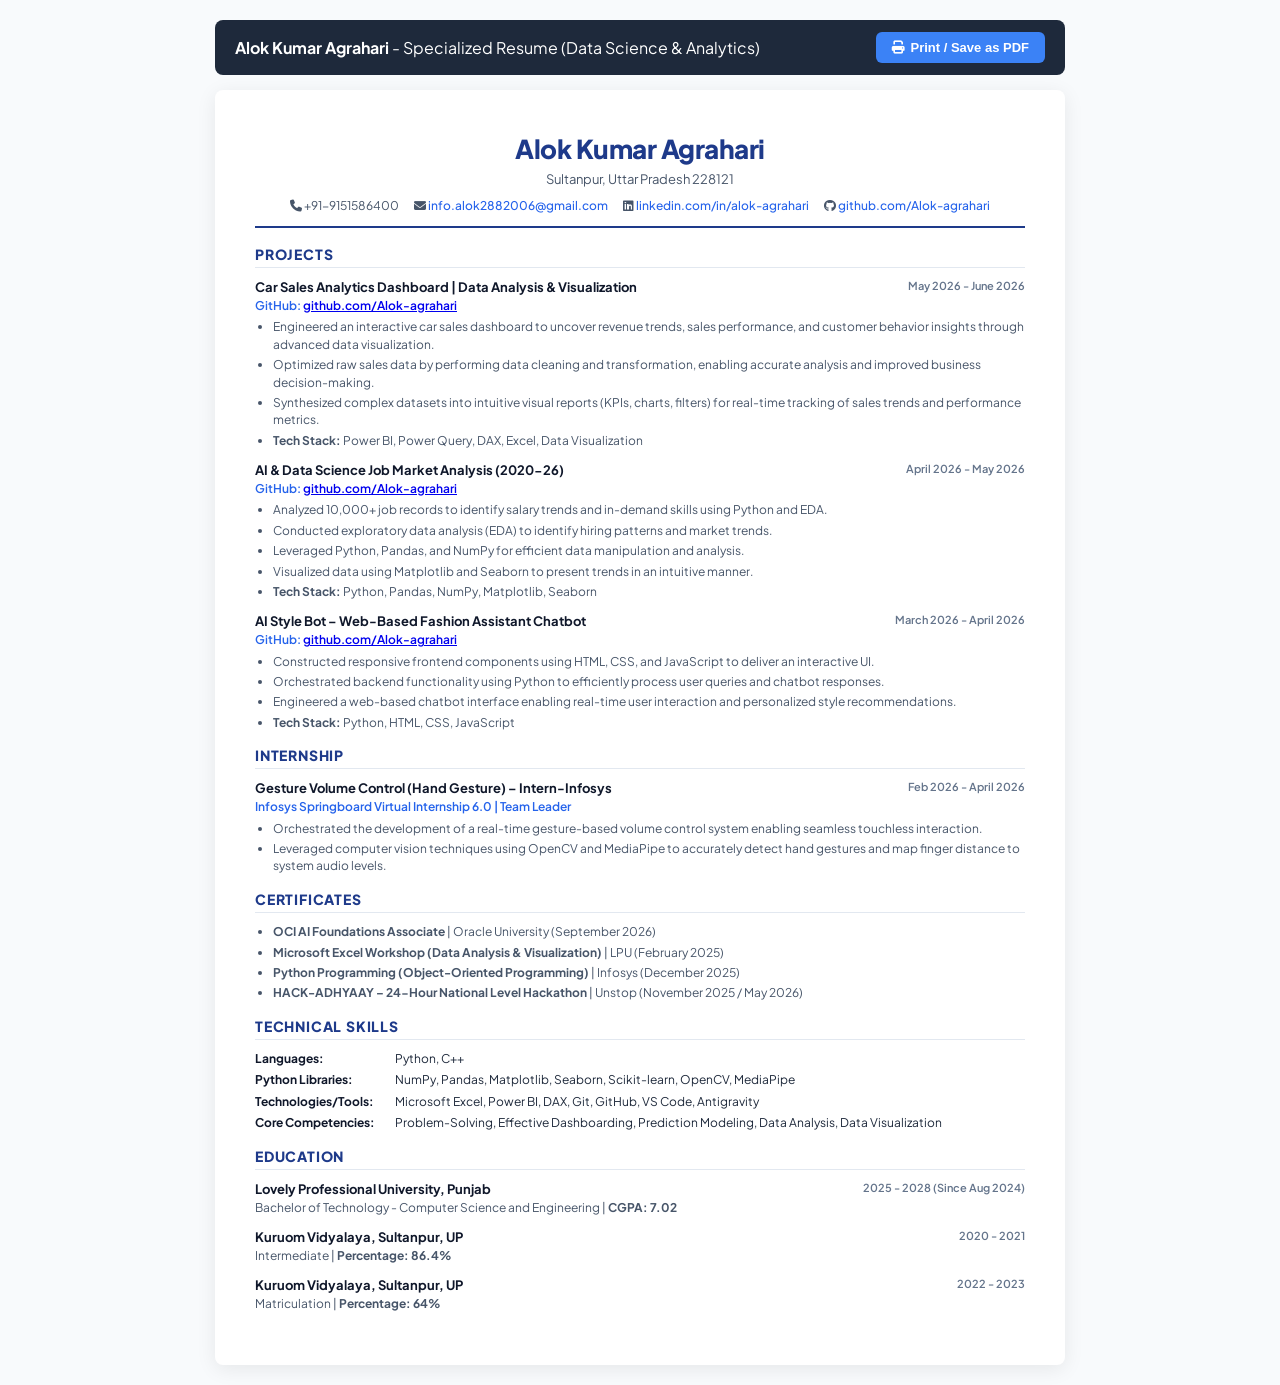
<file: Alok_Kumar_Agrahari_DataScience_Resume.html>
<!DOCTYPE html>
<html lang="en">
<head>
  <meta charset="UTF-8">
  <meta name="viewport" content="width=device-width, initial-scale=1.0">
  <title>Alok Kumar Agrahari - Data Science & Analytics Resume</title>
  <link rel="preconnect" href="https://fonts.googleapis.com">
  <link rel="preconnect" href="https://fonts.gstatic.com" crossorigin>
  <link href="https://fonts.googleapis.com/css2?family=Plus+Jakarta+Sans:wght@400;500;600;700;800&family=JetBrains+Mono:wght@400;600&display=swap" rel="stylesheet">
  <link rel="stylesheet" href="https://cdnjs.cloudflare.com/ajax/libs/font-awesome/6.5.1/css/all.min.css" />
  <style>
    :root {
      --primary: #1e3a8a;
      --text: #1e293b;
      --text-muted: #475569;
      --border: #cbd5e1;
    }
    * { box-sizing: border-box; margin: 0; padding: 0; }
    body {
      font-family: 'Plus Jakarta Sans', sans-serif;
      color: var(--text);
      background: #f8fafc;
      padding: 20px;
      line-height: 1.45;
    }
    .resume-container {
      max-width: 850px;
      margin: 0 auto;
      background: #ffffff;
      padding: 40px;
      border-radius: 8px;
      box-shadow: 0 4px 20px rgba(0,0,0,0.08);
    }
    .header {
      text-align: center;
      border-bottom: 2px solid var(--primary);
      padding-bottom: 12px;
      margin-bottom: 16px;
    }
    .header h1 {
      font-size: 26px;
      font-weight: 800;
      color: var(--primary);
      letter-spacing: -0.5px;
    }
    .header .subtitle {
      font-size: 13px;
      color: var(--text-muted);
      margin-top: 2px;
    }
    .contact-bar {
      display: flex;
      justify-content: center;
      flex-wrap: wrap;
      gap: 15px;
      font-size: 12px;
      margin-top: 8px;
      color: var(--text-muted);
    }
    .contact-bar a {
      color: #2563eb;
      text-decoration: none;
      font-weight: 500;
    }
    .section-title {
      font-size: 14px;
      font-weight: 800;
      text-transform: uppercase;
      letter-spacing: 0.8px;
      color: var(--primary);
      border-bottom: 1.5px solid #e2e8f0;
      padding-bottom: 3px;
      margin-top: 14px;
      margin-bottom: 10px;
    }
    .item {
      margin-bottom: 12px;
    }
    .item-header {
      display: flex;
      justify-content: space-between;
      font-size: 13px;
      font-weight: 700;
      color: #0f172a;
    }
    .item-sub {
      font-size: 12px;
      color: #2563eb;
      font-weight: 600;
      margin-bottom: 4px;
    }
    .item-date {
      font-size: 11px;
      font-weight: 600;
      color: #64748b;
    }
    ul {
      padding-left: 18px;
      font-size: 12px;
      color: var(--text-muted);
    }
    ul li {
      margin-bottom: 3px;
    }
    .skills-grid {
      display: grid;
      grid-template-columns: 140px 1fr;
      row-gap: 4px;
      font-size: 12px;
    }
    .skill-cat {
      font-weight: 700;
      color: #0f172a;
    }
    .no-print-bar {
      max-width: 850px;
      margin: 0 auto 15px auto;
      display: flex;
      justify-content: space-between;
      align-items: center;
      background: #1e293b;
      color: white;
      padding: 12px 20px;
      border-radius: 8px;
    }
    .btn-download {
      background: #3b82f6;
      color: white;
      border: none;
      padding: 8px 16px;
      border-radius: 6px;
      font-size: 13px;
      font-weight: 600;
      cursor: pointer;
      display: inline-flex;
      align-items: center;
      gap: 6px;
    }
    @media print {
      body { background: white; padding: 0; }
      .resume-container { box-shadow: none; padding: 0; }
      .no-print-bar { display: none; }
    }
  </style>
</head>
<body>

  <div class="no-print-bar">
    <div>
      <strong>Alok Kumar Agrahari</strong> - Specialized Resume (Data Science & Analytics)
    </div>
    <button class="btn-download" onclick="window.print()">
      <i class="fa-solid fa-print"></i> Print / Save as PDF
    </button>
  </div>

  <div class="resume-container">
    
    <div class="header">
      <h1>Alok Kumar Agrahari</h1>
      <div class="subtitle">Sultanpur, Uttar Pradesh 228121</div>
      <div class="contact-bar">
        <span><i class="fa-solid fa-phone"></i> +91-9151586400</span>
        <span><i class="fa-solid fa-envelope"></i> <a href="mailto:info.alok2882006@gmail.com">info.alok2882006@gmail.com</a></span>
        <span><i class="fa-brands fa-linkedin"></i> <a href="https://linkedin.com/in/alok-agrahari" target="_blank">linkedin.com/in/alok-agrahari</a></span>
        <span><i class="fa-brands fa-github"></i> <a href="https://github.com/Alok-agrahari" target="_blank">github.com/Alok-agrahari</a></span>
      </div>
    </div>

    <!-- PROJECTS -->
    <div class="section-title">Projects</div>
    
    <div class="item">
      <div class="item-header">
        <span>Car Sales Analytics Dashboard | Data Analysis & Visualization</span>
        <span class="item-date">May 2026 - June 2026</span>
      </div>
      <div class="item-sub">GitHub: <a href="https://github.com/Alok-agrahari" target="_blank">github.com/Alok-agrahari</a></div>
      <ul>
        <li>Engineered an interactive car sales dashboard to uncover revenue trends, sales performance, and customer behavior insights through advanced data visualization.</li>
        <li>Optimized raw sales data by performing data cleaning and transformation, enabling accurate analysis and improved business decision-making.</li>
        <li>Synthesized complex datasets into intuitive visual reports (KPIs, charts, filters) for real-time tracking of sales trends and performance metrics.</li>
        <li><strong>Tech Stack:</strong> Power BI, Power Query, DAX, Excel, Data Visualization</li>
      </ul>
    </div>

    <div class="item">
      <div class="item-header">
        <span>AI & Data Science Job Market Analysis (2020-26)</span>
        <span class="item-date">April 2026 - May 2026</span>
      </div>
      <div class="item-sub">GitHub: <a href="https://github.com/Alok-agrahari" target="_blank">github.com/Alok-agrahari</a></div>
      <ul>
        <li>Analyzed 10,000+ job records to identify salary trends and in-demand skills using Python and EDA.</li>
        <li>Conducted exploratory data analysis (EDA) to identify hiring patterns and market trends.</li>
        <li>Leveraged Python, Pandas, and NumPy for efficient data manipulation and analysis.</li>
        <li>Visualized data using Matplotlib and Seaborn to present trends in an intuitive manner.</li>
        <li><strong>Tech Stack:</strong> Python, Pandas, NumPy, Matplotlib, Seaborn</li>
      </ul>
    </div>

    <div class="item">
      <div class="item-header">
        <span>AI Style Bot – Web-Based Fashion Assistant Chatbot</span>
        <span class="item-date">March 2026 - April 2026</span>
      </div>
      <div class="item-sub">GitHub: <a href="https://github.com/Alok-agrahari" target="_blank">github.com/Alok-agrahari</a></div>
      <ul>
        <li>Constructed responsive frontend components using HTML, CSS, and JavaScript to deliver an interactive UI.</li>
        <li>Orchestrated backend functionality using Python to efficiently process user queries and chatbot responses.</li>
        <li>Engineered a web-based chatbot interface enabling real-time user interaction and personalized style recommendations.</li>
        <li><strong>Tech Stack:</strong> Python, HTML, CSS, JavaScript</li>
      </ul>
    </div>

    <!-- INTERNSHIP -->
    <div class="section-title">Internship</div>
    <div class="item">
      <div class="item-header">
        <span>Gesture Volume Control (Hand Gesture) – Intern-Infosys</span>
        <span class="item-date">Feb 2026 - April 2026</span>
      </div>
      <div class="item-sub">Infosys Springboard Virtual Internship 6.0 | Team Leader</div>
      <ul>
        <li>Orchestrated the development of a real-time gesture-based volume control system enabling seamless touchless interaction.</li>
        <li>Leveraged computer vision techniques using OpenCV and MediaPipe to accurately detect hand gestures and map finger distance to system audio levels.</li>
      </ul>
    </div>

    <!-- CERTIFICATES -->
    <div class="section-title">Certificates</div>
    <ul>
      <li><strong>OCI AI Foundations Associate</strong> | Oracle University (September 2026)</li>
      <li><strong>Microsoft Excel Workshop (Data Analysis & Visualization)</strong> | LPU (February 2025)</li>
      <li><strong>Python Programming (Object-Oriented Programming)</strong> | Infosys (December 2025)</li>
      <li><strong>HACK-ADHYAAY – 24-Hour National Level Hackathon</strong> | Unstop (November 2025 / May 2026)</li>
    </ul>

    <!-- TECHNICAL SKILLS -->
    <div class="section-title">Technical Skills</div>
    <div class="skills-grid">
      <div class="skill-cat">Languages:</div>
      <div>Python, C++</div>
      
      <div class="skill-cat">Python Libraries:</div>
      <div>NumPy, Pandas, Matplotlib, Seaborn, Scikit-learn, OpenCV, MediaPipe</div>
      
      <div class="skill-cat">Technologies/Tools:</div>
      <div>Microsoft Excel, Power BI, DAX, Git, GitHub, VS Code, Antigravity</div>
      
      <div class="skill-cat">Core Competencies:</div>
      <div>Problem-Solving, Effective Dashboarding, Prediction Modeling, Data Analysis, Data Visualization</div>
    </div>

    <!-- EDUCATION -->
    <div class="section-title">Education</div>
    <div class="item">
      <div class="item-header">
        <span>Lovely Professional University, Punjab</span>
        <span class="item-date">2025 - 2028 (Since Aug 2024)</span>
      </div>
      <div style="font-size: 12px; color: var(--text-muted);">
        Bachelor of Technology - Computer Science and Engineering | <strong>CGPA: 7.02</strong>
      </div>
    </div>

    <div class="item">
      <div class="item-header">
        <span>Kuruom Vidyalaya, Sultanpur, UP</span>
        <span class="item-date">2020 - 2021</span>
      </div>
      <div style="font-size: 12px; color: var(--text-muted);">
        Intermediate | <strong>Percentage: 86.4%</strong>
      </div>
    </div>

    <div class="item">
      <div class="item-header">
        <span>Kuruom Vidyalaya, Sultanpur, UP</span>
        <span class="item-date">2022 - 2023</span>
      </div>
      <div style="font-size: 12px; color: var(--text-muted);">
        Matriculation | <strong>Percentage: 64%</strong>
      </div>
    </div>

  </div>

</body>
</html>
</file>
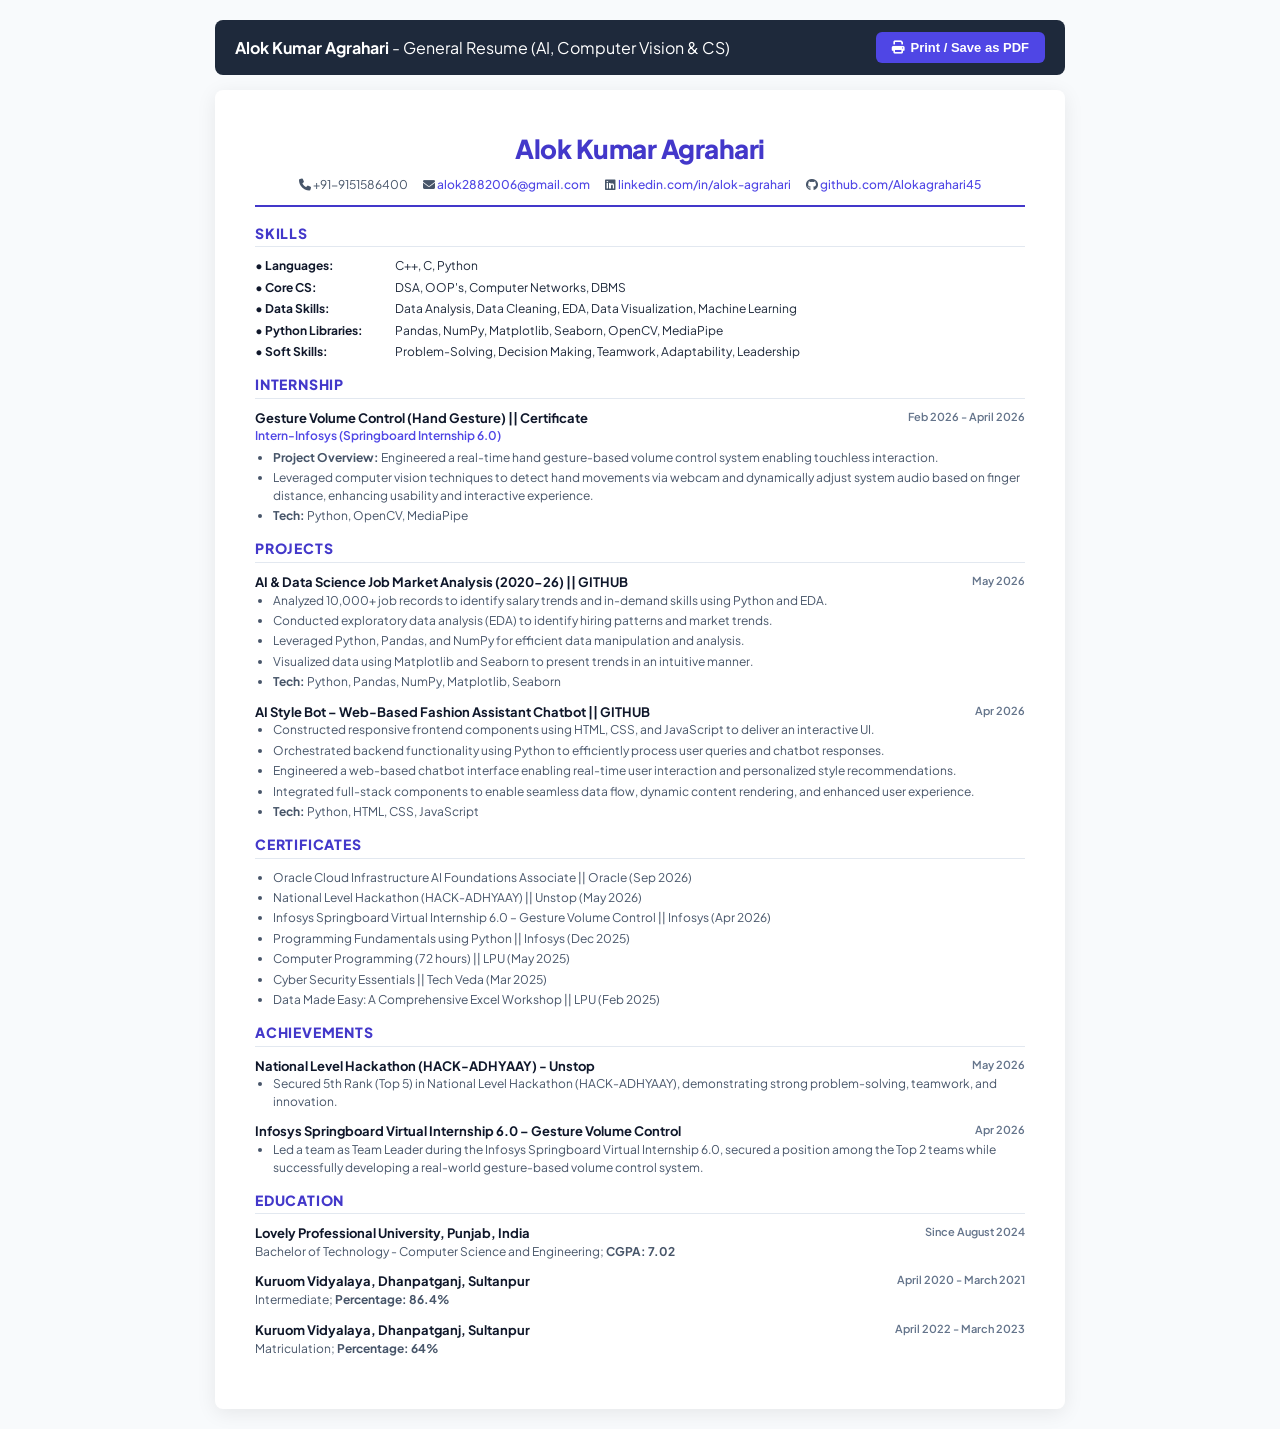
<file: Alok_Kumar_Agrahari_General_Resume.html>
<!DOCTYPE html>
<html lang="en">
<head>
  <meta charset="UTF-8">
  <meta name="viewport" content="width=device-width, initial-scale=1.0">
  <title>Alok Kumar Agrahari - General Resume (AI & Computer Science)</title>
  <link rel="preconnect" href="https://fonts.googleapis.com">
  <link rel="preconnect" href="https://fonts.gstatic.com" crossorigin>
  <link href="https://fonts.googleapis.com/css2?family=Plus+Jakarta+Sans:wght@400;500;600;700;800&family=JetBrains+Mono:wght@400;600&display=swap" rel="stylesheet">
  <link rel="stylesheet" href="https://cdnjs.cloudflare.com/ajax/libs/font-awesome/6.5.1/css/all.min.css" />
  <style>
    :root {
      --primary: #4338ca;
      --text: #1e293b;
      --text-muted: #475569;
      --border: #cbd5e1;
    }
    * { box-sizing: border-box; margin: 0; padding: 0; }
    body {
      font-family: 'Plus Jakarta Sans', sans-serif;
      color: var(--text);
      background: #f8fafc;
      padding: 20px;
      line-height: 1.45;
    }
    .resume-container {
      max-width: 850px;
      margin: 0 auto;
      background: #ffffff;
      padding: 40px;
      border-radius: 8px;
      box-shadow: 0 4px 20px rgba(0,0,0,0.08);
    }
    .header {
      text-align: center;
      border-bottom: 2px solid var(--primary);
      padding-bottom: 12px;
      margin-bottom: 16px;
    }
    .header h1 {
      font-size: 26px;
      font-weight: 800;
      color: var(--primary);
      letter-spacing: -0.5px;
    }
    .contact-bar {
      display: flex;
      justify-content: center;
      flex-wrap: wrap;
      gap: 15px;
      font-size: 12px;
      margin-top: 8px;
      color: var(--text-muted);
    }
    .contact-bar a {
      color: #4f46e5;
      text-decoration: none;
      font-weight: 500;
    }
    .section-title {
      font-size: 14px;
      font-weight: 800;
      text-transform: uppercase;
      letter-spacing: 0.8px;
      color: var(--primary);
      border-bottom: 1.5px solid #e2e8f0;
      padding-bottom: 3px;
      margin-top: 14px;
      margin-bottom: 10px;
    }
    .item {
      margin-bottom: 12px;
    }
    .item-header {
      display: flex;
      justify-content: space-between;
      font-size: 13px;
      font-weight: 700;
      color: #0f172a;
    }
    .item-sub {
      font-size: 12px;
      color: #4f46e5;
      font-weight: 600;
      margin-bottom: 4px;
    }
    .item-date {
      font-size: 11px;
      font-weight: 600;
      color: #64748b;
    }
    ul {
      padding-left: 18px;
      font-size: 12px;
      color: var(--text-muted);
    }
    ul li {
      margin-bottom: 3px;
    }
    .skills-grid {
      display: grid;
      grid-template-columns: 140px 1fr;
      row-gap: 4px;
      font-size: 12px;
    }
    .skill-cat {
      font-weight: 700;
      color: #0f172a;
    }
    .no-print-bar {
      max-width: 850px;
      margin: 0 auto 15px auto;
      display: flex;
      justify-content: space-between;
      align-items: center;
      background: #1e293b;
      color: white;
      padding: 12px 20px;
      border-radius: 8px;
    }
    .btn-download {
      background: #4f46e5;
      color: white;
      border: none;
      padding: 8px 16px;
      border-radius: 6px;
      font-size: 13px;
      font-weight: 600;
      cursor: pointer;
      display: inline-flex;
      align-items: center;
      gap: 6px;
    }
    @media print {
      body { background: white; padding: 0; }
      .resume-container { box-shadow: none; padding: 0; }
      .no-print-bar { display: none; }
    }
  </style>
</head>
<body>

  <div class="no-print-bar">
    <div>
      <strong>Alok Kumar Agrahari</strong> - General Resume (AI, Computer Vision & CS)
    </div>
    <button class="btn-download" onclick="window.print()">
      <i class="fa-solid fa-print"></i> Print / Save as PDF
    </button>
  </div>

  <div class="resume-container">
    
    <div class="header">
      <h1>Alok Kumar Agrahari</h1>
      <div class="contact-bar">
        <span><i class="fa-solid fa-phone"></i> +91-9151586400</span>
        <span><i class="fa-solid fa-envelope"></i> <a href="mailto:alok2882006@gmail.com">alok2882006@gmail.com</a></span>
        <span><i class="fa-brands fa-linkedin"></i> <a href="https://linkedin.com/in/alok-agrahari" target="_blank">linkedin.com/in/alok-agrahari</a></span>
        <span><i class="fa-brands fa-github"></i> <a href="https://github.com/Alokagrahari45" target="_blank">github.com/Alokagrahari45</a></span>
      </div>
    </div>

    <!-- SKILLS -->
    <div class="section-title">Skills</div>
    <div class="skills-grid">
      <div class="skill-cat">• Languages:</div>
      <div>C++, C, Python</div>
      
      <div class="skill-cat">• Core CS:</div>
      <div>DSA, OOP's, Computer Networks, DBMS</div>
      
      <div class="skill-cat">• Data Skills:</div>
      <div>Data Analysis, Data Cleaning, EDA, Data Visualization, Machine Learning</div>
      
      <div class="skill-cat">• Python Libraries:</div>
      <div>Pandas, NumPy, Matplotlib, Seaborn, OpenCV, MediaPipe</div>
      
      <div class="skill-cat">• Soft Skills:</div>
      <div>Problem-Solving, Decision Making, Teamwork, Adaptability, Leadership</div>
    </div>

    <!-- INTERNSHIP -->
    <div class="section-title">Internship</div>
    <div class="item">
      <div class="item-header">
        <span>Gesture Volume Control (Hand Gesture) || Certificate</span>
        <span class="item-date">Feb 2026 - April 2026</span>
      </div>
      <div class="item-sub">Intern-Infosys (Springboard Internship 6.0)</div>
      <ul>
        <li><strong>Project Overview:</strong> Engineered a real-time hand gesture-based volume control system enabling touchless interaction.</li>
        <li>Leveraged computer vision techniques to detect hand movements via webcam and dynamically adjust system audio based on finger distance, enhancing usability and interactive experience.</li>
        <li><strong>Tech:</strong> Python, OpenCV, MediaPipe</li>
      </ul>
    </div>

    <!-- PROJECTS -->
    <div class="section-title">Projects</div>
    
    <div class="item">
      <div class="item-header">
        <span>AI & Data Science Job Market Analysis (2020-26) || GITHUB</span>
        <span class="item-date">May 2026</span>
      </div>
      <ul>
        <li>Analyzed 10,000+ job records to identify salary trends and in-demand skills using Python and EDA.</li>
        <li>Conducted exploratory data analysis (EDA) to identify hiring patterns and market trends.</li>
        <li>Leveraged Python, Pandas, and NumPy for efficient data manipulation and analysis.</li>
        <li>Visualized data using Matplotlib and Seaborn to present trends in an intuitive manner.</li>
        <li><strong>Tech:</strong> Python, Pandas, NumPy, Matplotlib, Seaborn</li>
      </ul>
    </div>

    <div class="item">
      <div class="item-header">
        <span>AI Style Bot – Web-Based Fashion Assistant Chatbot || GITHUB</span>
        <span class="item-date">Apr 2026</span>
      </div>
      <ul>
        <li>Constructed responsive frontend components using HTML, CSS, and JavaScript to deliver an interactive UI.</li>
        <li>Orchestrated backend functionality using Python to efficiently process user queries and chatbot responses.</li>
        <li>Engineered a web-based chatbot interface enabling real-time user interaction and personalized style recommendations.</li>
        <li>Integrated full-stack components to enable seamless data flow, dynamic content rendering, and enhanced user experience.</li>
        <li><strong>Tech:</strong> Python, HTML, CSS, JavaScript</li>
      </ul>
    </div>

    <!-- CERTIFICATES -->
    <div class="section-title">Certificates</div>
    <ul>
      <li>Oracle Cloud Infrastructure AI Foundations Associate || Oracle (Sep 2026)</li>
      <li>National Level Hackathon (HACK-ADHYAAY) || Unstop (May 2026)</li>
      <li>Infosys Springboard Virtual Internship 6.0 – Gesture Volume Control || Infosys (Apr 2026)</li>
      <li>Programming Fundamentals using Python || Infosys (Dec 2025)</li>
      <li>Computer Programming (72 hours) || LPU (May 2025)</li>
      <li>Cyber Security Essentials || Tech Veda (Mar 2025)</li>
      <li>Data Made Easy: A Comprehensive Excel Workshop || LPU (Feb 2025)</li>
    </ul>

    <!-- ACHIEVEMENTS -->
    <div class="section-title">Achievements</div>
    <div class="item">
      <div class="item-header">
        <span>National Level Hackathon (HACK-ADHYAAY) - Unstop</span>
        <span class="item-date">May 2026</span>
      </div>
      <ul>
        <li>Secured 5th Rank (Top 5) in National Level Hackathon (HACK-ADHYAAY), demonstrating strong problem-solving, teamwork, and innovation.</li>
      </ul>
    </div>
    <div class="item">
      <div class="item-header">
        <span>Infosys Springboard Virtual Internship 6.0 – Gesture Volume Control</span>
        <span class="item-date">Apr 2026</span>
      </div>
      <ul>
        <li>Led a team as Team Leader during the Infosys Springboard Virtual Internship 6.0, secured a position among the Top 2 teams while successfully developing a real-world gesture-based volume control system.</li>
      </ul>
    </div>

    <!-- EDUCATION -->
    <div class="section-title">Education</div>
    <div class="item">
      <div class="item-header">
        <span>Lovely Professional University, Punjab, India</span>
        <span class="item-date">Since August 2024</span>
      </div>
      <div style="font-size: 12px; color: var(--text-muted);">
        Bachelor of Technology - Computer Science and Engineering; <strong>CGPA: 7.02</strong>
      </div>
    </div>

    <div class="item">
      <div class="item-header">
        <span>Kuruom Vidyalaya, Dhanpatganj, Sultanpur</span>
        <span class="item-date">April 2020 - March 2021</span>
      </div>
      <div style="font-size: 12px; color: var(--text-muted);">
        Intermediate; <strong>Percentage: 86.4%</strong>
      </div>
    </div>

    <div class="item">
      <div class="item-header">
        <span>Kuruom Vidyalaya, Dhanpatganj, Sultanpur</span>
        <span class="item-date">April 2022 - March 2023</span>
      </div>
      <div style="font-size: 12px; color: var(--text-muted);">
        Matriculation; <strong>Percentage: 64%</strong>
      </div>
    </div>

  </div>

</body>
</html>
</file>
